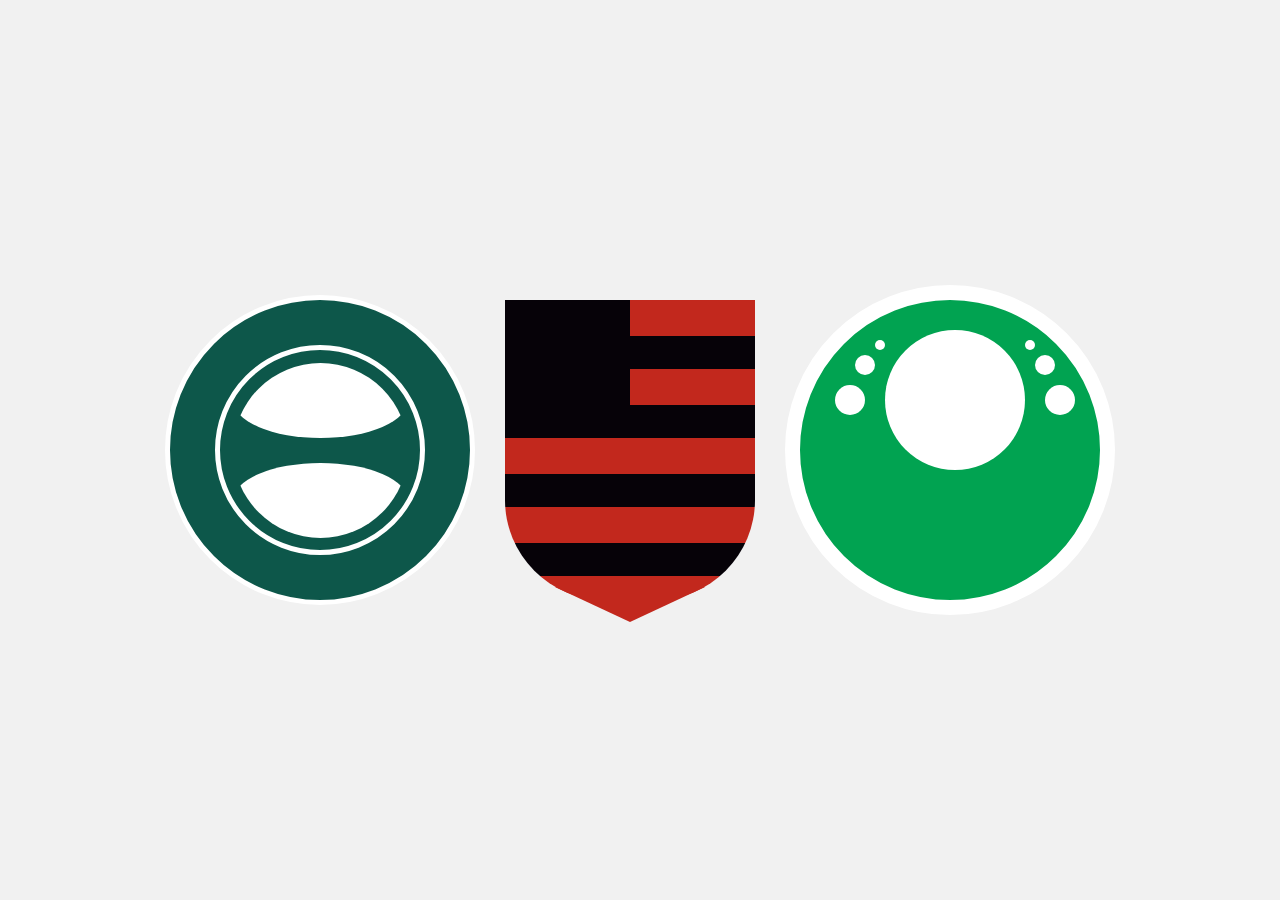
<file: index.html>
<!DOCTYPE html>
<html lang="pt-BR">

<head>
  <meta charset="UTF-8">
  <meta http-equiv="X-UA-Compatible" content="IE=edge">
  <meta name="viewport" content="width=device-width, initial-scale=1.0">
  <meta name="description" content="Desenhando escudo do Coritiba com CSS - formato minimalista">
  <title>Desenhando escudo dos times com CSS</title>
  <link rel="stylesheet" href="css/app.css">
  <link rel="stylesheet" href="css/coritiba.css">
  <link rel="stylesheet" href="css/flamengo.css">
  <link rel="stylesheet" href="css/palmeiras.css">
</head>

<body class="center">

  <div class="circle-one center coritiba" title="Escudo Coritiba">
    <div class="circle-two center">
      <div class="circle-three"></div>
    </div>
  </div>

  <div class="flamengo" title="Escudo Flamengo"></div>

  <div class="palmeiras" title="Escudo Palmeiras">
    <div class="left">
      <span class="circle circle-1"></span>
      <span class="circle circle-2"></span>
      <span class="circle circle-3"></span>
    </div>
    <div class="right">
      <span class="circle circle-1"></span>
      <span class="circle circle-2"></span>
      <span class="circle circle-3"></span>
    </div>
  </div>
</body>

</html>
</file>
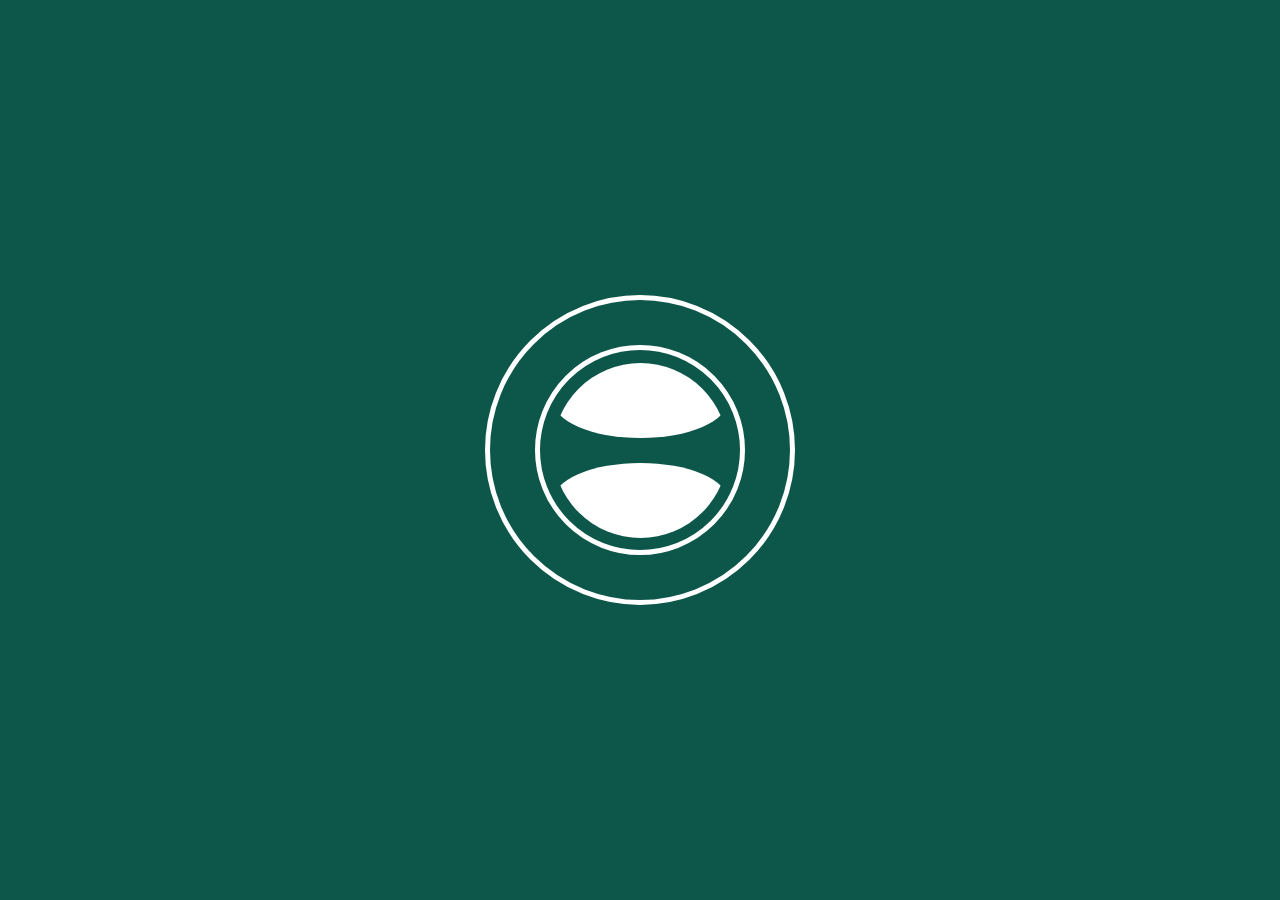
<file: src/coritiba/index.html>
<!DOCTYPE html>
<html lang="en">

<head>
  <meta charset="UTF-8">
  <meta http-equiv="X-UA-Compatible" content="IE=edge">
  <meta name="viewport" content="width=device-width, initial-scale=1.0">
  <title>Coritiba - Escudo Minimalista</title>
  <link rel="stylesheet" href="coritiba.css">
</head>

<body>
  <div class="circle-one center coritiba" title="Escudo Coritiba">
    <div class="circle-two center">
      <div class="circle-three"></div>
    </div>
  </div>
</body>

</html>
</file>
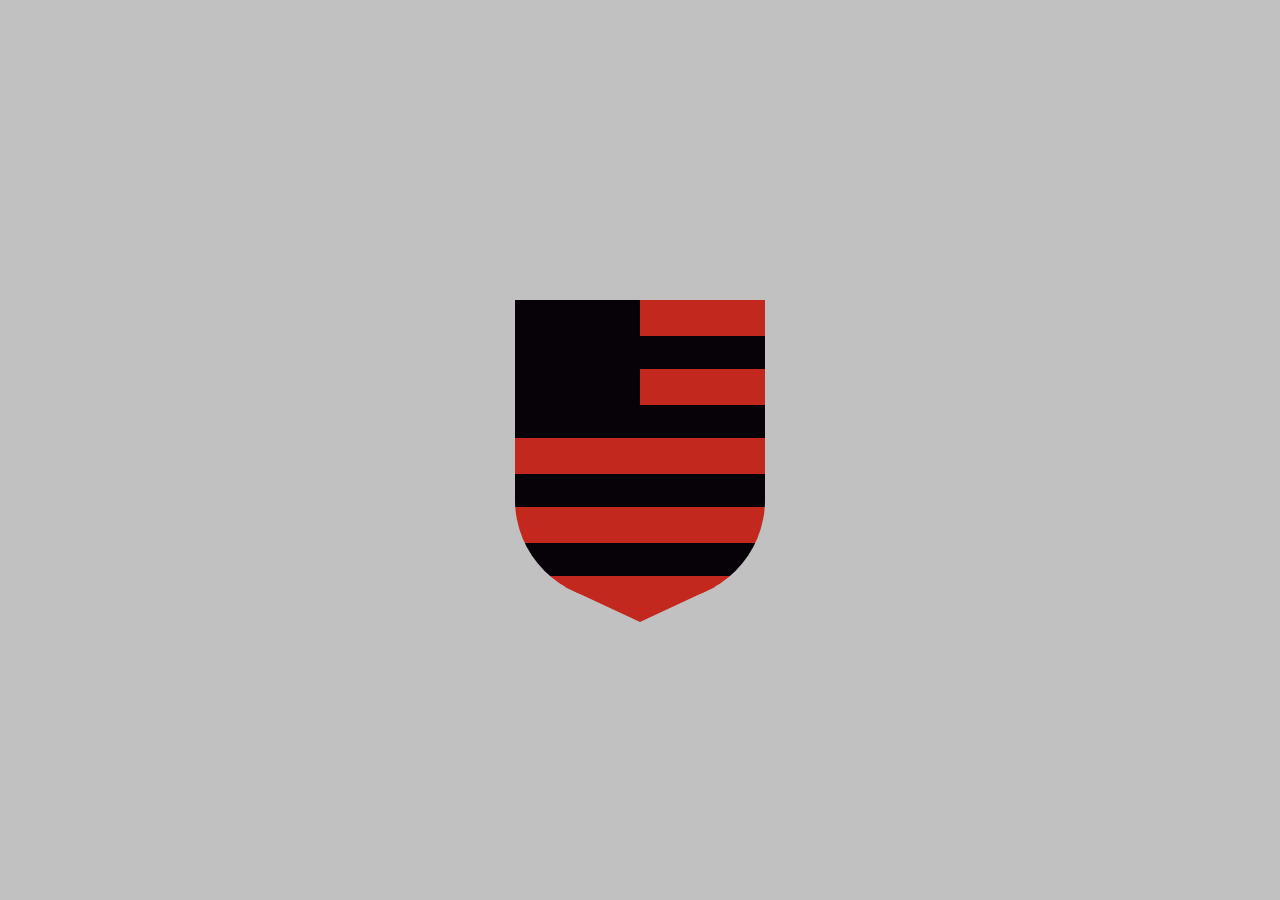
<file: src/flamengo/index.html>
<!DOCTYPE html>
<html lang="en">

<head>
  <meta charset="UTF-8">
  <meta http-equiv="X-UA-Compatible" content="IE=edge">
  <meta name="viewport" content="width=device-width, initial-scale=1.0">
  <title>Flamengo - Escudo Minimalista</title>
  <link rel="stylesheet" href="flamengo.css">
</head>

<body>
  <div class="flamengo" title="Escudo Flamengo"></div>
</body>

</html>
</file>
<file: css/app.css>
* {
  border: 0;
  margin: 0;
  padding: 0;
}

body {
  align-items: center;
  background-color: #f1f1f1;
  display: flex;
  gap: 30px;
  height: 100vh;
  justify-content: center;
  position: relative;
}
</file>
<file: css/coritiba.css>
.coritiba {
  align-items: center;
  background-color: #0d574a;
  border: 5px solid #fff;
  border-radius: 50%;
  display: flex;
  height: 300px;
  justify-content: center;
  width: 300px;
}

.coritiba .center {
  align-items: center;
  display: flex;
  justify-content: center;
}

.coritiba .circle-one {
  border: 5px solid #fff;
  border-radius: 50%;
  height: 300px;
  width: 300px;
}

.coritiba .circle-two {
  border: 5px solid #fff;
  border-radius: 50%;
  height: 200px;
  width: 200px;
}

.coritiba .circle-three {
  border-radius: 50%;
  height: 175px;
  overflow: hidden;
  position: relative;
  width: 175px;
}

.coritiba .circle-three::after,
.coritiba .circle-three::before {
  background-color: #fff;
  content: "";
  height: 75px;
  left: 0;
  position: absolute;
  width: 100%;
}

.coritiba .circle-three::after {
  border-bottom-left-radius: 80%;
  border-bottom-right-radius: 80%;
}

.coritiba .circle-three::before {
  border-top-left-radius: 80%;
  border-top-right-radius: 80%;
  bottom: 0;
}
</file>
<file: css/flamengo.css>
.flamengo {
  height: 300px;
  width: 250px;
  background-color: #c2281d;
  background-image: linear-gradient(to bottom, transparent 52%, #060208 52%);
  background-size: 100% 23%;
  border-radius: 0px 0px 100px 100px;
  position: relative;
}

.flamengo::before {
  content: '';
  position: absolute;
  border-top: 35px solid #c2281d;
  border-left: 75px solid transparent;
  border-right: 75px solid transparent;
  left: 50px;
  bottom: -22px;
}

.flamengo::after {
  content: '';
  display: block;
  background-color: #060208;
  width: 50%;
  height: 40%;
}
</file>
<file: css/palmeiras.css>
.palmeiras {
  background: #01a351;
  height: 300px;
  width: 300px;
  border-radius: 50%;
  border: 15px solid #fff;
  position: relative;
}

.palmeiras:before {
  content: "";
  height: 140px;
  width: 140px;
  background: #fff;
  border-radius: 100%;
  position: absolute;
  left: 85px;
  top: 30px;
}

.left,
.right {
  position: relative;
}

.circle {
  background: #fff;
  border-radius: 50%;
  position: absolute;
}

.circle-1 {
  height: 10px;
  width: 10px;
  top: 40px;
  left: 75px;
}

.circle-2 {
  height: 20px;
  width: 20px;
  top: 55px;
  left: 55px;
}

.circle-3 {
  height: 30px;
  width: 30px;
  top: 85px;
  left: 35px;
}

.right .circle-1,
.right .circle-2,
.right .circle-3 {
  left: inherit;
}

.right .circle-1 {
  right: 65px;
}

.right .circle-2 {
  right: 45px;
}

.right .circle-3 {
  right: 25px;
}
</file>
<file: src/coritiba/coritiba.css>
* {
  border: 0;
  margin: 0;
  padding: 0;
}

body {
  align-items: center;
  background-color: #0d574a;
  display: flex;
  justify-content: center;
  height: 100vh;
  overflow: hidden;
  position: relative;
  width: 100%;
}

.coritiba {
  align-items: center;
  background-color: #0d574a;
  border: 5px solid #fff;
  border-radius: 50%;
  display: flex;
  height: 300px;
  justify-content: center;
  width: 300px;
}

.coritiba .center {
  align-items: center;
  display: flex;
  justify-content: center;
}

.coritiba .circle-one {
  border: 5px solid #fff;
  border-radius: 50%;
  height: 300px;
  width: 300px;
}

.coritiba .circle-two {
  border: 5px solid #fff;
  border-radius: 50%;
  height: 200px;
  width: 200px;
}

.coritiba .circle-three {
  border-radius: 50%;
  height: 175px;
  overflow: hidden;
  position: relative;
  width: 175px;
}

.coritiba .circle-three::after,
.coritiba .circle-three::before {
  background-color: #fff;
  content: "";
  height: 75px;
  left: 0;
  position: absolute;
  width: 100%;
}

.coritiba .circle-three::after {
  border-bottom-left-radius: 80%;
  border-bottom-right-radius: 80%;
}

.coritiba .circle-three::before {
  border-top-left-radius: 80%;
  border-top-right-radius: 80%;
  bottom: 0;
}
</file>
<file: src/flamengo/flamengo.css>
* {
  border: 0;
  margin: 0;
  padding: 0;
}

body {
  align-items: center;
  background-color: #c1c1c1;
  display: flex;
  justify-content: center;
  height: 100vh;
  overflow: hidden;
  position: relative;
  width: 100%;
}

.flamengo {
  height: 300px;
  width: 250px;
  background-color: #c2281d;
  background-image: linear-gradient(to bottom, transparent 52%, #060208 52%);
  background-size: 100% 23%;
  border-radius: 0px 0px 100px 100px;
  position: relative;
}

.flamengo::before {
  content: '';
  position: absolute;
  border-top: 35px solid #c2281d;
  border-left: 75px solid transparent;
  border-right: 75px solid transparent;
  left: 50px;
  bottom: -22px;
}

.flamengo::after {
  content: '';
  display: block;
  background-color: #060208;
  width: 50%;
  height: 40%;
}
</file>
